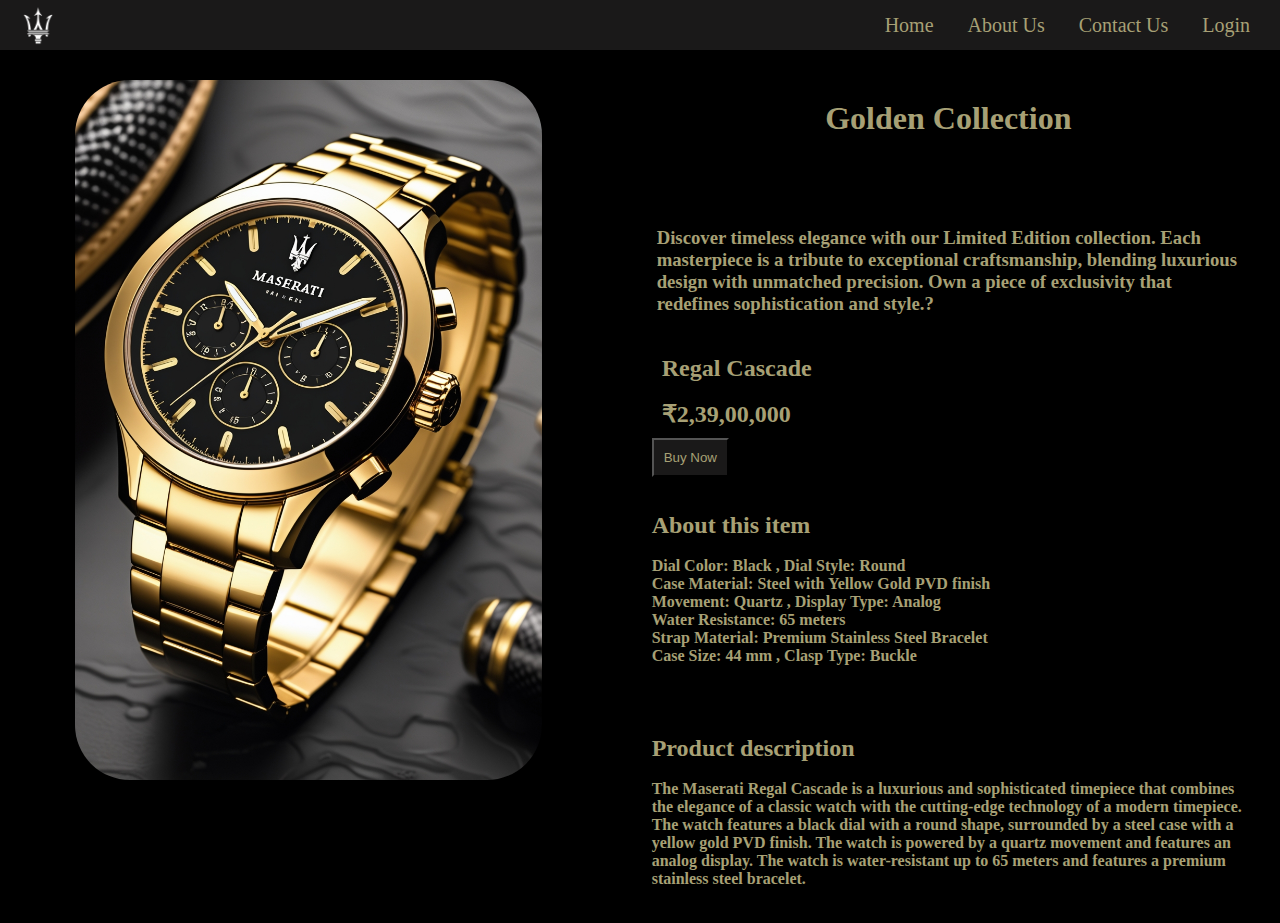
<file: 10image.html>
<!DOCTYPE html>
<html lang="en">

<head>
    <meta charset="UTF-8">
    <meta name="viewport" content="width=device-width, initial-scale=1.0">
    <title>Maserati Watches</title>
    <style>
        * {
            margin: 0;
            padding: 0;
            text-decoration: none;
        }

        body {
            background-color: #000000;
            padding: 0;
            margin: 0;
        }

        nav {
            background-color: #1a1919;
            height: 50px;
            display: flex;
            align-items: center;
            justify-content: space-between;




        }

        nav a:hover {
            background-color: rgb(167, 160, 117);
            color: aliceblue;
        }

        li {
            list-style: none;
            /* display: inline-block; */





        }

        nav img {
            padding: 10px;

        }

        li a {
            margin-right: 30px;
            text-align: right;
            color: rgb(167, 160, 117);
            font-size: 20px;

        }

        .body {
            padding: 0;
            margin: 0;
            display: flex;
            justify-content: space-between;
        }

        h1 {
            text-align: center;
            padding: 50px;
            color: rgb(167, 160, 117);
            background-color: #000000;

        }

        h3 {
            color: rgb(167, 160, 117);
            text-align: left;
            padding: 20px;
            margin: 20px;
            font-weight: 800;

        }

        main .image {
            padding-top: 30px;
            margin: 0;
            padding-bottom: 0;
            padding-left: 75px;
            padding-right: 75px;


        }

        .btn {
            padding: 10px;
            background-color: #1a1919;
            color: rgb(167, 160, 117);
            margin-left: 35px;
            margin-top: 10px;



        }

        .price {
            padding: 0;
            color: rgb(167, 160, 117);
            font-weight: 800;
            padding-left: 45px;
        }

        .about {

            color: rgb(167, 160, 117);
            padding: 35px;


        }
    </style>
</head>

<body>

    <nav>
        <img src="orignal_logo.png" alt="" height="45px">
        <ul>
            <li>
                <a href="index.html">Home</a>
                <a href="About.html">About Us</a>
                <a href="Contact.html">Contact Us</a>
                <a href="login.html">Login</a>
            </li>
        </ul>
    </nav>

    <main>



        <div class="body">





            <div class="image">

                <img src="12.jpg" height="700px" alt="" style="border-radius: 55px;">

            </div>
            <div class="text">

                <h1>Golden Collection</h1>
                <h3>Discover timeless elegance with our Limited Edition collection. Each masterpiece is a tribute to
                    exceptional craftsmanship, blending luxurious design with unmatched precision. Own a piece of
                    exclusivity that redefines sophistication and style.?</h3>





                <div>
                    <h2 calss="watchname" style="color:rgb(167, 160, 117); margin-left: 45px;">Regal Cascade</h2> <br>
                    <h2 class="price">
                        ₹2,39,00,000



                    </h2>

                </div>



                <div class="button">
                    <button class="btn">
                        Buy Now
                    </button>

                </div>


                <div class="about">
                    <ul>
                        <li>

                            <h2>About this item</h2> <br>
                            <h4>Dial Color: Black , Dial Style: Round</h4>
                            <h4>Case Material: Steel with Yellow Gold PVD finish</h4>
                            <h4>Movement: Quartz , Display Type: Analog</h4>
                            <h4>Water Resistance: 65 meters</h4>
                            <h4>Strap Material: Premium Stainless Steel Bracelet</h4>
                            <h4>Case Size: 44 mm , Clasp Type: Buckle</h4>

                        </li>
                    </ul>
                </div>


                <div class="about">
                    <ul>
                        <li>

                            <h2>Product description</h2> <br>
                            <h4>
                                The Maserati Regal Cascade is a luxurious and sophisticated timepiece that combines
                                the elegance of a classic watch with the cutting-edge technology of a modern timepiece.
                                The watch features a black dial with a round shape, surrounded by a steel case with a yellow
                                gold PVD finish. The watch is powered by a quartz movement and features an analog display.
                                The watch is water-resistant up to 65 meters and features a premium stainless steel bracelet.
                            </h4>

                        </li>
                    </ul>
                </div>













            </div>





        </div>











    </main>
</body>

</html>
</file>
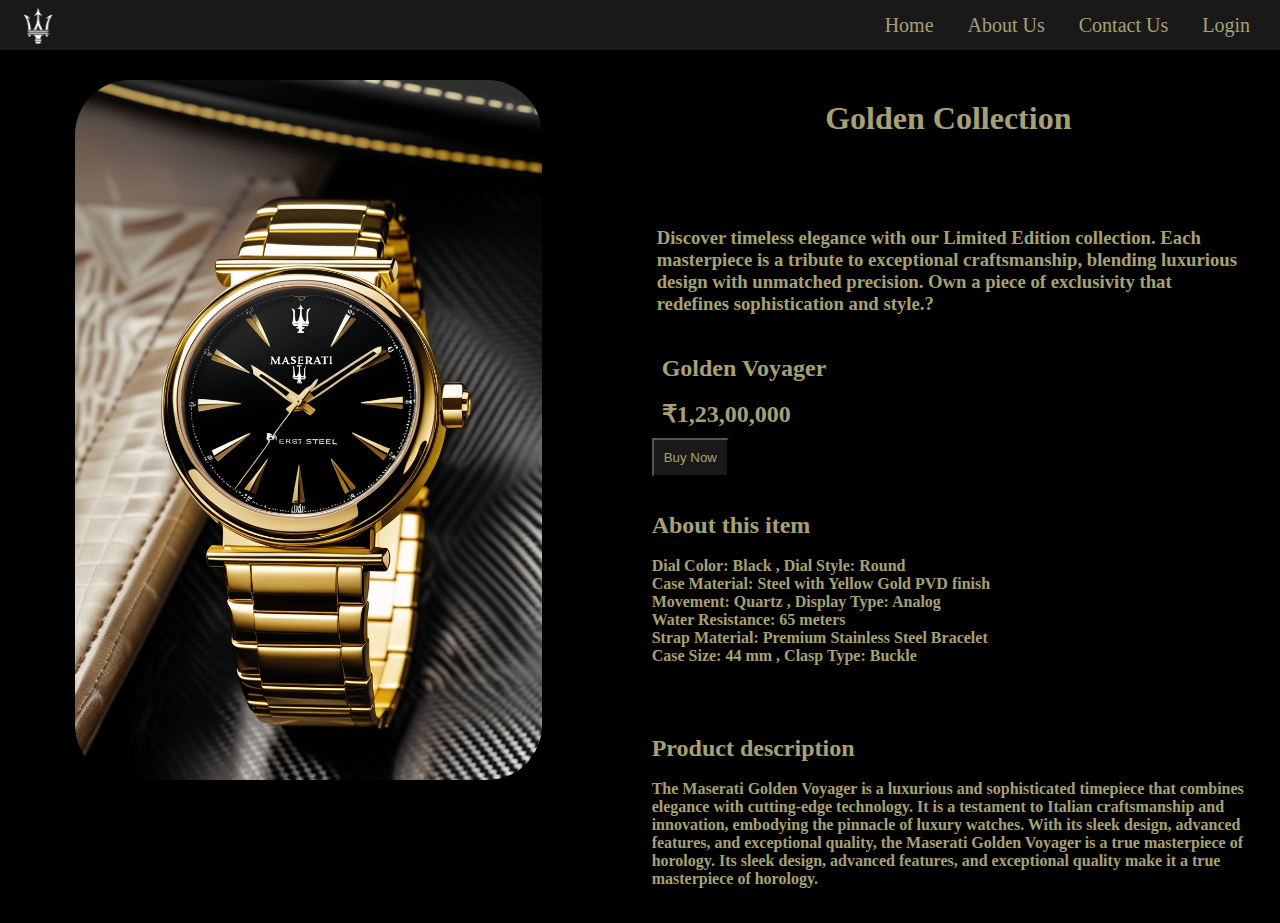
<file: 11image.html>
<!DOCTYPE html>
<html lang="en">

<head>
    <meta charset="UTF-8">
    <meta name="viewport" content="width=device-width, initial-scale=1.0">
    <title>Maserati Watches</title>
    <style>
        * {
            margin: 0;
            padding: 0;
            text-decoration: none;
        }

        body {
            background-color: #000000;
            padding: 0;
            margin: 0;
        }

        nav {
            background-color: #1a1919;
            height: 50px;
            display: flex;
            align-items: center;
            justify-content: space-between;




        }

        nav a:hover {
            background-color: rgb(167, 160, 117);
            color: aliceblue;
        }

        li {
            list-style: none;
            /* display: inline-block; */





        }

        nav img {
            padding: 10px;

        }

        li a {
            margin-right: 30px;
            text-align: right;
            color: rgb(167, 160, 117);
            font-size: 20px;

        }

        .body {
            padding: 0;
            margin: 0;
            display: flex;
            justify-content: space-between;
        }

        h1 {
            text-align: center;
            padding: 50px;
            color: rgb(167, 160, 117);
            background-color: #000000;

        }

        h3 {
            color: rgb(167, 160, 117);
            text-align: left;
            padding: 20px;
            margin: 20px;
            font-weight: 800;

        }

        main .image {
            padding-top: 30px;
            margin: 0;
            padding-bottom: 0;
            padding-left: 75px;
            padding-right: 75px;


        }

        .btn {
            padding: 10px;
            background-color: #1a1919;
            color: rgb(167, 160, 117);
            margin-left: 35px;
            margin-top: 10px;



        }

        .price {
            padding: 0;
            color: rgb(167, 160, 117);
            font-weight: 800;
            padding-left: 45px;
        }

        .about {

            color: rgb(167, 160, 117);
            padding: 35px;


        }
    </style>
</head>

<body>

    <nav>
        <img src="orignal_logo.png" alt="" height="45px">
        <ul>
            <li>
                <a href="index.html">Home</a>
                <a href="About.html">About Us</a>
                <a href="Contact.html">Contact Us</a>
                <a href="login.html">Login</a>
            </li>
        </ul>
    </nav>

    <main>



        <div class="body">





            <div class="image">

                <img src="13.jpg" height="700px" alt="" style="border-radius: 55px;">

            </div>
            <div class="text">

                <h1>Golden Collection</h1>
                <h3>Discover timeless elegance with our Limited Edition collection. Each masterpiece is a tribute to
                    exceptional craftsmanship, blending luxurious design with unmatched precision. Own a piece of
                    exclusivity that redefines sophistication and style.?</h3>





                <div>
                    <h2 calss="watchname" style="color:rgb(167, 160, 117); margin-left: 45px;">Golden Voyager</h2> <br>
                    <h2 class="price">
                        ₹1,23,00,000



                    </h2>

                </div>



                <div class="button">
                    <button class="btn">
                        Buy Now
                    </button>

                </div>


                <div class="about">
                    <ul>
                        <li>

                            <h2>About this item</h2> <br>
                            <h4>Dial Color: Black , Dial Style: Round</h4>
                            <h4>Case Material: Steel with Yellow Gold PVD finish</h4>
                            <h4>Movement: Quartz , Display Type: Analog</h4>
                            <h4>Water Resistance: 65 meters</h4>
                            <h4>Strap Material: Premium Stainless Steel Bracelet</h4>
                            <h4>Case Size: 44 mm , Clasp Type: Buckle</h4>

                        </li>
                    </ul>
                </div>


                <div class="about">
                    <ul>
                        <li>

                            <h2>Product description</h2> <br>
                            <h4>
                                The Maserati Golden Voyager is a luxurious and sophisticated timepiece that combines
                                elegance with cutting-edge technology. It is a testament to Italian craftsmanship and
                                innovation, embodying the pinnacle of luxury watches. With its sleek design, advanced
                                features, and exceptional quality, the Maserati Golden Voyager is a true masterpiece of
                                horology. Its sleek design, advanced features, and exceptional quality make it a true
                                masterpiece of horology.
                            </h4>

                        </li>
                    </ul>
                </div>













            </div>





        </div>











    </main>
</body>

</html>
</file>
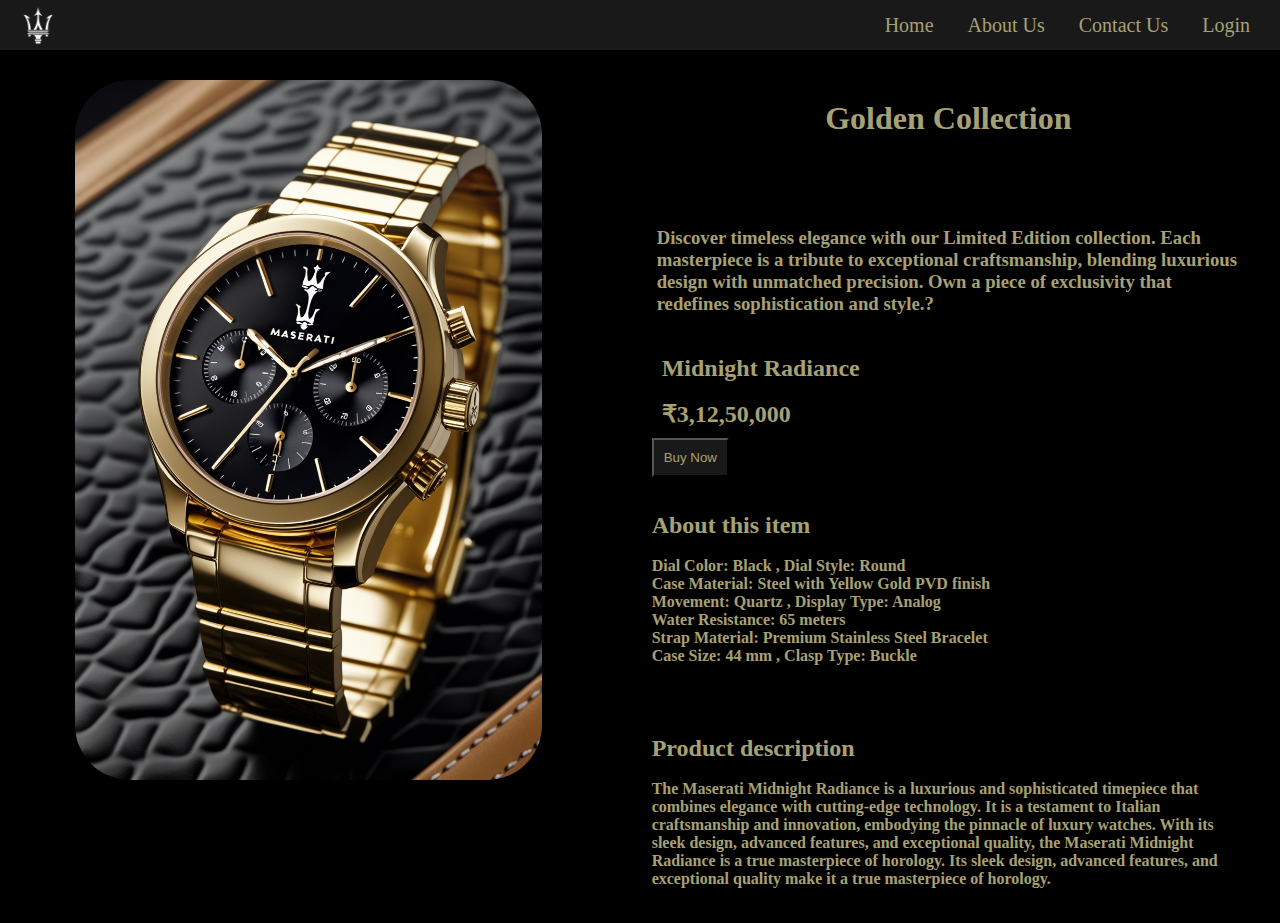
<file: 12image.html>
<!DOCTYPE html>
<html lang="en">

<head>
    <meta charset="UTF-8">
    <meta name="viewport" content="width=device-width, initial-scale=1.0">
    <title>Maserati Watches</title>
    <style>
        * {
            margin: 0;
            padding: 0;
            text-decoration: none;
        }

        body {
            background-color: #000000;
            padding: 0;
            margin: 0;
        }

        nav {
            background-color: #1a1919;
            height: 50px;
            display: flex;
            align-items: center;
            justify-content: space-between;




        }

        nav a:hover {
            background-color: rgb(167, 160, 117);
            color: aliceblue;
        }

        li {
            list-style: none;
            /* display: inline-block; */





        }

        nav img {
            padding: 10px;

        }

        li a {
            margin-right: 30px;
            text-align: right;
            color: rgb(167, 160, 117);
            font-size: 20px;

        }

        .body {
            padding: 0;
            margin: 0;
            display: flex;
            justify-content: space-between;
        }

        h1 {
            text-align: center;
            padding: 50px;
            color: rgb(167, 160, 117);
            background-color: #000000;

        }

        h3 {
            color: rgb(167, 160, 117);
            text-align: left;
            padding: 20px;
            margin: 20px;
            font-weight: 800;

        }

        main .image {
            padding-top: 30px;
            margin: 0;
            padding-bottom: 0;
            padding-left: 75px;
            padding-right: 75px;


        }

        .btn {
            padding: 10px;
            background-color: #1a1919;
            color: rgb(167, 160, 117);
            margin-left: 35px;
            margin-top: 10px;



        }

        .price {
            padding: 0;
            color: rgb(167, 160, 117);
            font-weight: 800;
            padding-left: 45px;
        }

        .about {

            color: rgb(167, 160, 117);
            padding: 35px;


        }
    </style>
</head>

<body>

    <nav>
        <img src="orignal_logo.png" alt="" height="45px">
        <ul>
            <li>
                <a href="index.html">Home</a>
                <a href="About.html">About Us</a>
                <a href="Contact.html">Contact Us</a>
                <a href="login.html">Login</a>
            </li>
        </ul>
    </nav>

    <main>



        <div class="body">





            <div class="image">

                <img src="14.jpg" height="700px" alt="" style="border-radius: 55px;">

            </div>
            <div class="text">

                <h1>Golden Collection</h1>
                <h3>Discover timeless elegance with our Limited Edition collection. Each masterpiece is a tribute to
                    exceptional craftsmanship, blending luxurious design with unmatched precision. Own a piece of
                    exclusivity that redefines sophistication and style.?</h3>





                <div>
                    <h2 calss="watchname" style="color:rgb(167, 160, 117); margin-left: 45px;">Midnight Radiance</h2> <br>
                    <h2 class="price">
                        ₹3,12,50,000



                    </h2>

                </div>



                <div class="button">
                    <button class="btn">
                        Buy Now
                    </button>

                </div>


                <div class="about">
                    <ul>
                        <li>

                            <h2>About this item</h2> <br>
                            <h4>Dial Color: Black , Dial Style: Round</h4>
                            <h4>Case Material: Steel with Yellow Gold PVD finish</h4>
                            <h4>Movement: Quartz , Display Type: Analog</h4>
                            <h4>Water Resistance: 65 meters</h4>
                            <h4>Strap Material: Premium Stainless Steel Bracelet</h4>
                            <h4>Case Size: 44 mm , Clasp Type: Buckle</h4>

                        </li>
                    </ul>
                </div>


                <div class="about">
                    <ul>
                        <li>

                            <h2>Product description</h2> <br>
                            <h4>
                                The Maserati Midnight Radiance is a luxurious and sophisticated timepiece that combines
                                elegance with cutting-edge technology. It is a testament to Italian craftsmanship and
                                innovation, embodying the pinnacle of luxury watches. With its sleek design, advanced
                                features, and exceptional quality, the Maserati Midnight Radiance is a true masterpiece of
                                horology. Its sleek design, advanced features, and exceptional quality make it a true
                                masterpiece of horology.
                            </h4>

                        </li>
                    </ul>
                </div>













            </div>





        </div>











    </main>
</body>

</html>
</file>
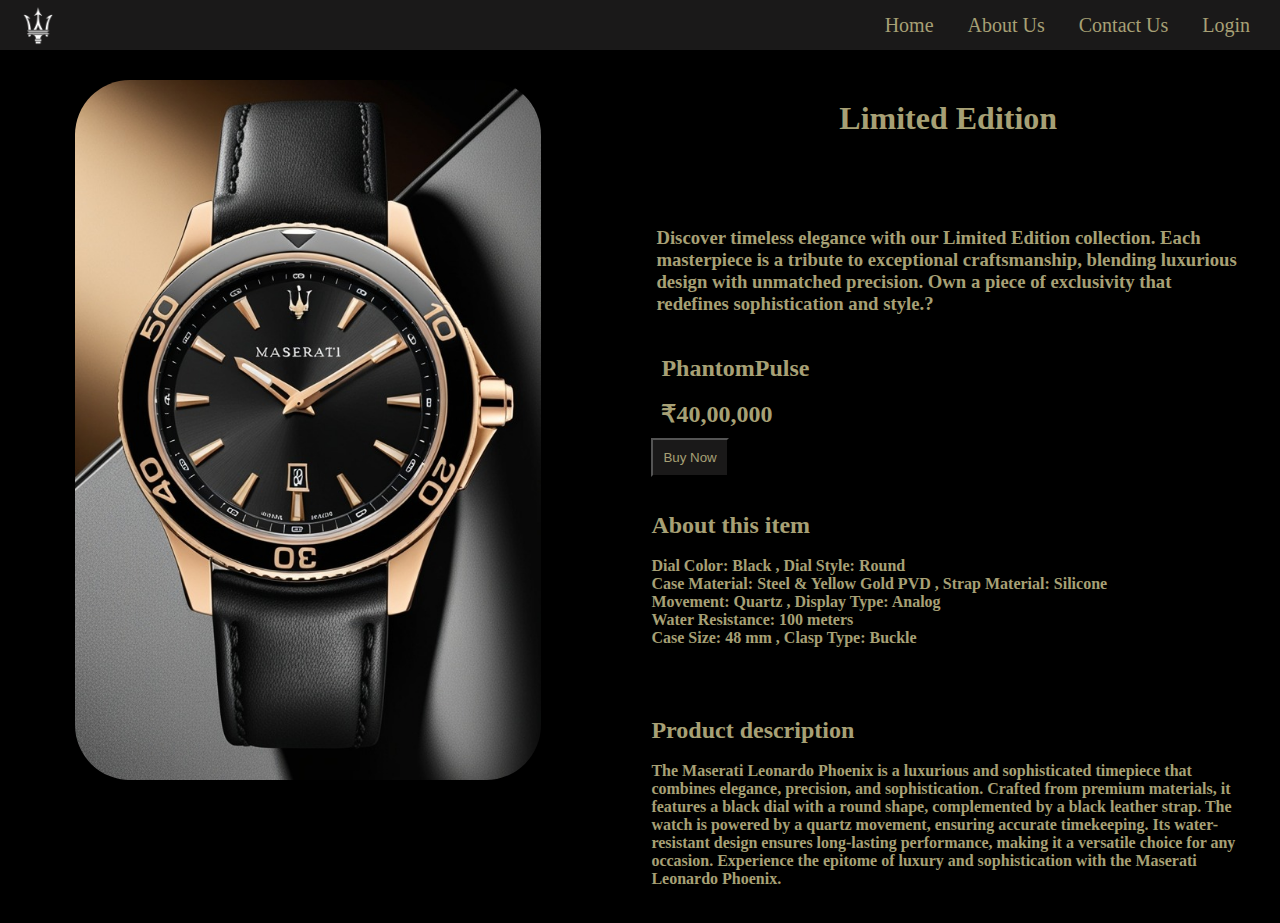
<file: 2image.html>
<!DOCTYPE html>
<html lang="en">

<head>
    <meta charset="UTF-8">
    <meta name="viewport" content="width=device-width, initial-scale=1.0">
    <title>Maserati Watches</title>
    <style>
        * {
            margin: 0;
            padding: 0;
            text-decoration: none;
        }

        body {
            background-color: #000000;
            padding: 0;
            margin: 0;
        }

        nav {
            background-color: #1a1919;
            height: 50px;
            display: flex;
            align-items: center;
            justify-content: space-between;




        }

        nav a:hover {
            background-color: rgb(167, 160, 117);
            color: aliceblue;
        }

        li {
            list-style: none;
            /* display: inline-block; */





        }

        nav img {
            padding: 10px;

        }

        li a {
            margin-right: 30px;
            text-align: right;
            color: rgb(167, 160, 117);
            font-size: 20px;

        }

        .body {
            padding: 0;
            margin: 0;
            display: flex;
            justify-content: space-between;
        }

        h1 {
            text-align: center;
            padding: 50px;
            color: rgb(167, 160, 117);
            background-color: #000000;

        }

        h3 {
            color: rgb(167, 160, 117);
            text-align: left;
            padding: 20px;
            margin: 20px;
            font-weight: 800;

        }

        main .image {
            padding-top: 30px;
            margin: 0;
            padding-bottom: 0;
            padding-left: 75px;
            padding-right: 75px;


        }

        .btn {
            padding: 10px;
            background-color: #1a1919;
            color: rgb(167, 160, 117);
            margin-left: 35px;
            margin-top: 10px;



        }

        .price {
            padding: 0;
            color: rgb(167, 160, 117);
            font-weight: 800;
            padding-left: 45px;
        }

        .about {

            color: rgb(167, 160, 117);
            padding: 35px;


        }
    </style>
</head>

<body>

    <nav>
        <img src="orignal_logo.png" alt="" height="45px">
        <ul>
            <li>
                <a href="index.html">Home</a>
                <a href="About.html">About Us</a>
                <a href="Contact.html">Contact Us</a>
                <a href="login.html">Login</a>
            </li>
        </ul>
    </nav>

    <main>



        <div class="body">





            <div class="image">

                <img src="cropped-Leonardo_Phoenix_A_luxurious_and_sophisticated_image_featuring_2.jpg" height="700px"
                    alt="" style="border-radius: 55px;">

            </div>
            <div class="text">

                <h1>Limited Edition</h1>
                <h3>Discover timeless elegance with our Limited Edition collection. Each masterpiece is a tribute to
                    exceptional craftsmanship, blending luxurious design with unmatched precision. Own a piece of
                    exclusivity that redefines sophistication and style.?</h3>





                <div>
                    <h2 calss="watchname" style="color:rgb(167, 160, 117); margin-left: 45px;">PhantomPulse</h2> <br>
                    <h2 class="price">
                        ₹40,00,000



                    </h2>

                </div>



                <div class="button">
                    <button class="btn">
                        Buy Now
                    </button>

                </div>


                <div class="about">
                    <ul>
                        <li>

                            <h2>About this item</h2> <br>
                            <h4>Dial Color: Black , Dial Style: Round</h4>
                            <h4>Case Material: Steel & Yellow Gold PVD , Strap Material: Silicone</h4>
                            <h4>Movement: Quartz , Display Type: Analog</h4>
                            <h4>Water Resistance: 100 meters</h4>
                            <h4>Case Size: 48 mm , Clasp Type: Buckle</h4>

                        </li>
                    </ul>
                </div>


                <div class="about">
                    <ul>
                        <li>

                            <h2>Product description</h2> <br>
                            <h4>The Maserati Leonardo Phoenix is a luxurious and sophisticated timepiece that combines
                                elegance, precision, and sophistication. Crafted from premium materials, it features a
                                black dial with a round shape, complemented by a black leather strap. The watch is powered
                                by a quartz movement, ensuring accurate timekeeping. Its water-resistant design ensures
                                long-lasting performance, making it a versatile choice for any occasion. Experience the
                                epitome of luxury and sophistication with the Maserati Leonardo Phoenix.</h4>

                        </li>
                    </ul>
                </div>













            </div>





        </div>











    </main>
</body>

</html>
</file>
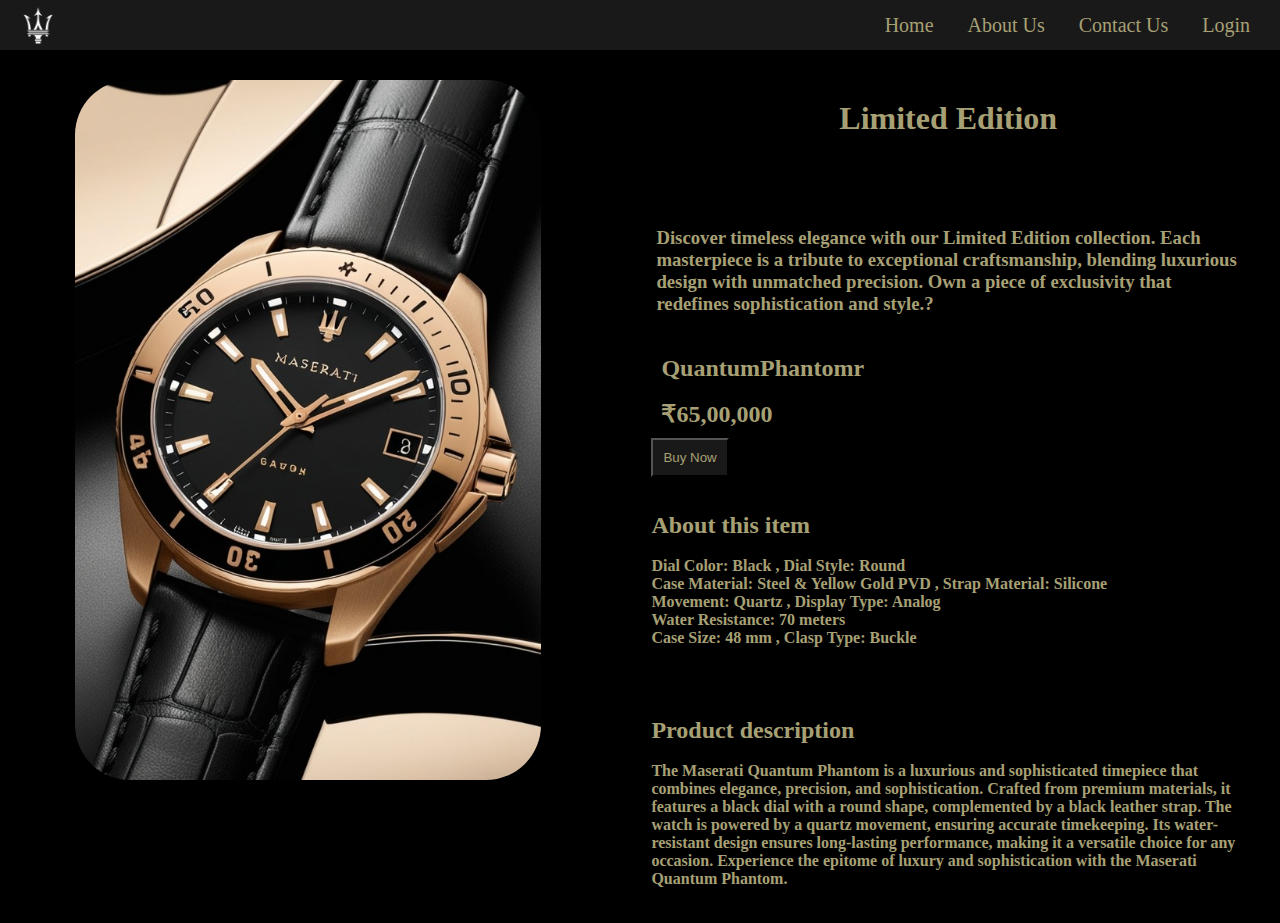
<file: 3image.html>
<!DOCTYPE html>
<html lang="en">

<head>
    <meta charset="UTF-8">
    <meta name="viewport" content="width=device-width, initial-scale=1.0">
    <title>Maserati Watches</title>
    <style>
        * {
            margin: 0;
            padding: 0;
            text-decoration: none;
        }

        body {
            background-color: #000000;
            padding: 0;
            margin: 0;
        }

        nav {
            background-color: #1a1919;
            height: 50px;
            display: flex;
            align-items: center;
            justify-content: space-between;




        }

        nav a:hover {
            background-color: rgb(167, 160, 117);
            color: aliceblue;
        }

        li {
            list-style: none;
            /* display: inline-block; */





        }

        nav img {
            padding: 10px;

        }

        li a {
            margin-right: 30px;
            text-align: right;
            color: rgb(167, 160, 117);
            font-size: 20px;

        }

        .body {
            padding: 0;
            margin: 0;
            display: flex;
            justify-content: space-between;
        }

        h1 {
            text-align: center;
            padding: 50px;
            color: rgb(167, 160, 117);
            background-color: #000000;

        }

        h3 {
            color: rgb(167, 160, 117);
            text-align: left;
            padding: 20px;
            margin: 20px;
            font-weight: 800;

        }

        main .image {
            padding-top: 30px;
            margin: 0;
            padding-bottom: 0;
            padding-left: 75px;
            padding-right: 75px;


        }

        .btn {
            padding: 10px;
            background-color: #1a1919;
            color: rgb(167, 160, 117);
            margin-left: 35px;
            margin-top: 10px;



        }

        .price {
            padding: 0;
            color: rgb(167, 160, 117);
            font-weight: 800;
            padding-left: 45px;
        }

        .about {

            color: rgb(167, 160, 117);
            padding: 35px;


        }
    </style>
</head>

<body>

    <nav>
        <img src="orignal_logo.png" alt="" height="45px">
        <ul>
            <li>
                <a href="index.html">Home</a>
                <a href="About.html">About Us</a>
                <a href="Contact.html">Contact Us</a>
                <a href="login.html">Login</a>
            </li>
        </ul>
    </nav>

    <main>



        <div class="body">





            <div class="image">

                <img src="cropped-Leonardo_Phoenix_A_luxurious_and_sophisticated_image_featuring_3.jpg" height="700px"
                    alt="" style="border-radius: 55px;">

            </div>
            <div class="text">

                <h1>Limited Edition</h1>
                <h3>Discover timeless elegance with our Limited Edition collection. Each masterpiece is a tribute to
                    exceptional craftsmanship, blending luxurious design with unmatched precision. Own a piece of
                    exclusivity that redefines sophistication and style.?</h3>





                <div>
                    <h2 calss="watchname" style="color:rgb(167, 160, 117); margin-left: 45px;">QuantumPhantomr</h2> <br>
                    <h2 class="price">
                        ₹65,00,000



                    </h2>

                </div>



                <div class="button">
                    <button class="btn">
                        Buy Now
                    </button>

                </div>


                <div class="about">
                    <ul>
                        <li>

                            <h2>About this item</h2> <br>
                            <h4>Dial Color: Black , Dial Style: Round</h4>
                            <h4>Case Material: Steel & Yellow Gold PVD , Strap Material: Silicone</h4>
                            <h4>Movement: Quartz , Display Type: Analog</h4>
                            <h4>Water Resistance: 70 meters</h4>
                            <h4>Case Size: 48 mm , Clasp Type: Buckle</h4>

                        </li>
                    </ul>
                </div>


                <div class="about">
                    <ul>
                        <li>

                            <h2>Product description</h2> <br>
                            <h4>
                                The Maserati Quantum Phantom is a luxurious and sophisticated timepiece that combines
                                elegance, precision, and sophistication. Crafted from premium materials, it features a
                                black dial with a round shape, complemented by a black leather strap. The watch is powered
                                by a quartz movement, ensuring accurate timekeeping. Its water-resistant design ensures
                                long-lasting performance, making it a versatile choice for any occasion. Experience the
                                epitome of luxury and sophistication with the Maserati Quantum Phantom.
                            </h4>

                        </li>
                    </ul>
                </div>













            </div>





        </div>











    </main>
</body>

</html>
</file>
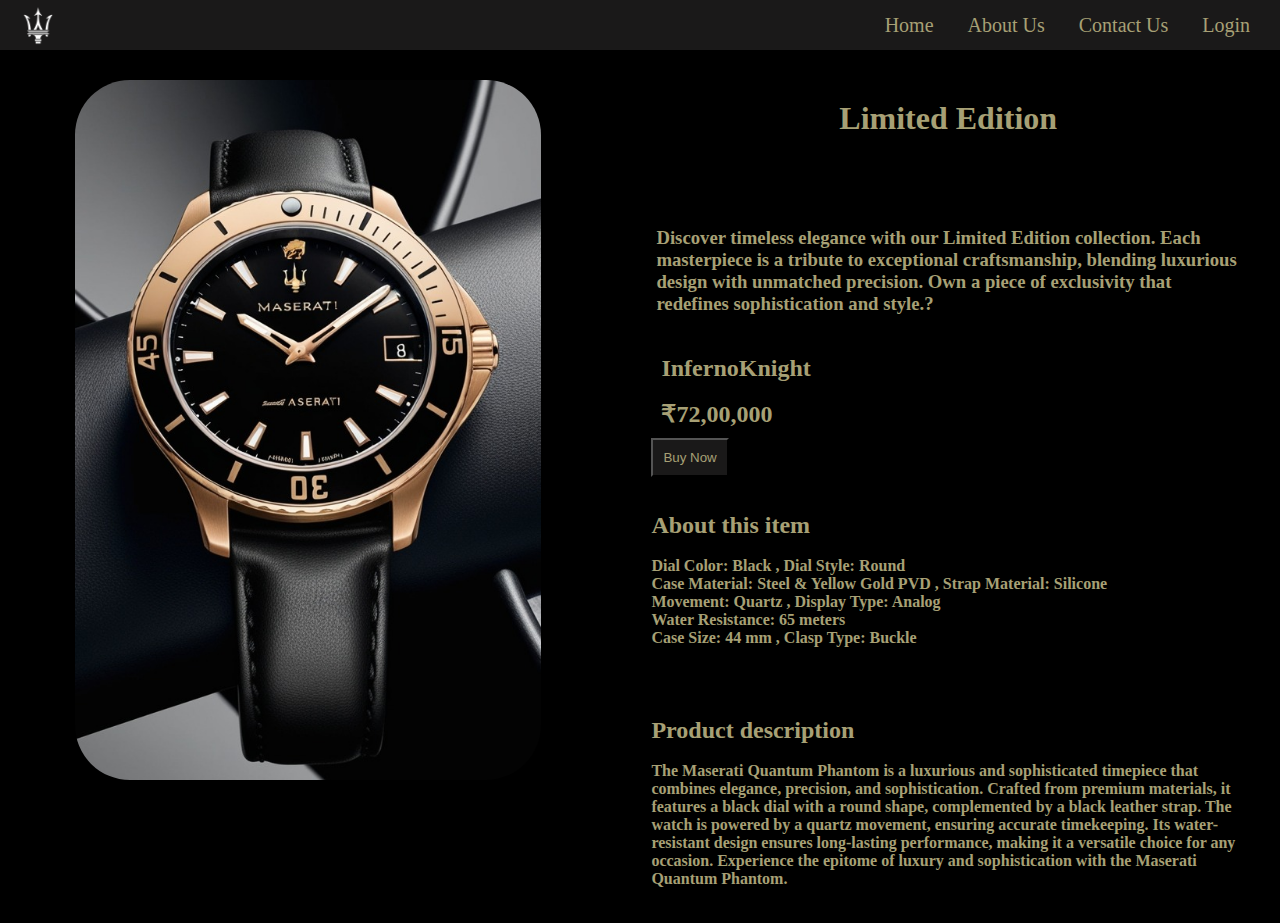
<file: 4image.html>
<!DOCTYPE html>
<html lang="en">

<head>
    <meta charset="UTF-8">
    <meta name="viewport" content="width=device-width, initial-scale=1.0">
    <title>Maserati Watches</title>
    <style>
        * {
            margin: 0;
            padding: 0;
            text-decoration: none;
        }

        body {
            background-color: #000000;
            padding: 0;
            margin: 0;
        }

        nav {
            background-color: #1a1919;
            height: 50px;
            display: flex;
            align-items: center;
            justify-content: space-between;




        }

        nav a:hover {
            background-color: rgb(167, 160, 117);
            color: aliceblue;
        }

        li {
            list-style: none;
            /* display: inline-block; */





        }

        nav img {
            padding: 10px;

        }

        li a {
            margin-right: 30px;
            text-align: right;
            color: rgb(167, 160, 117);
            font-size: 20px;

        }

        .body {
            padding: 0;
            margin: 0;
            display: flex;
            justify-content: space-between;
        }

        h1 {
            text-align: center;
            padding: 50px;
            color: rgb(167, 160, 117);
            background-color: #000000;

        }

        h3 {
            color: rgb(167, 160, 117);
            text-align: left;
            padding: 20px;
            margin: 20px;
            font-weight: 800;

        }

        main .image {
            padding-top: 30px;
            margin: 0;
            padding-bottom: 0;
            padding-left: 75px;
            padding-right: 75px;


        }

        .btn {
            padding: 10px;
            background-color: #1a1919;
            color: rgb(167, 160, 117);
            margin-left: 35px;
            margin-top: 10px;



        }

        .price {
            padding: 0;
            color: rgb(167, 160, 117);
            font-weight: 800;
            padding-left: 45px;
        }

        .about {

            color: rgb(167, 160, 117);
            padding: 35px;


        }
    </style>
</head>

<body>

    <nav>
        <img src="orignal_logo.png" alt="" height="45px">
        <ul>
            <li>
                <a href="index.html">Home</a>
                <a href="About.html">About Us</a>
                <a href="Contact.html">Contact Us</a>
                <a href="login.html">Login</a>
            </li>
        </ul>
    </nav>

    <main>



        <div class="body">





            <div class="image">

                <img src="cropped-watch_ankit.jpg" height="700px"
                    alt="" style="border-radius: 55px;">

            </div>
            <div class="text">

                <h1>Limited Edition</h1>
                <h3>Discover timeless elegance with our Limited Edition collection. Each masterpiece is a tribute to
                    exceptional craftsmanship, blending luxurious design with unmatched precision. Own a piece of
                    exclusivity that redefines sophistication and style.?</h3>





                <div>
                    <h2 calss="watchname" style="color:rgb(167, 160, 117); margin-left: 45px;">InfernoKnight</h2> <br>
                    <h2 class="price">
                        ₹72,00,000



                    </h2>

                </div>



                <div class="button">
                    <button class="btn">
                        Buy Now
                    </button>

                </div>


                <div class="about">
                    <ul>
                        <li>

                            <h2>About this item</h2> <br>
                            <h4>Dial Color: Black , Dial Style: Round</h4>
                            <h4>Case Material: Steel & Yellow Gold PVD , Strap Material: Silicone</h4>
                            <h4>Movement: Quartz , Display Type: Analog</h4>
                            <h4>Water Resistance: 65 meters</h4>
                            <h4>Case Size: 44 mm , Clasp Type: Buckle</h4>

                        </li>
                    </ul>
                </div>


                <div class="about">
                    <ul>
                        <li>

                            <h2>Product description</h2> <br>
                            <h4>
                                The Maserati Quantum Phantom is a luxurious and sophisticated timepiece that combines
                                elegance, precision, and sophistication. Crafted from premium materials, it features a
                                black dial with a round shape, complemented by a black leather strap. The watch is powered
                                by a quartz movement, ensuring accurate timekeeping. Its water-resistant design ensures
                                long-lasting performance, making it a versatile choice for any occasion. Experience the
                                epitome of luxury and sophistication with the Maserati Quantum Phantom.
                            </h4>

                        </li>
                    </ul>
                </div>













            </div>





        </div>











    </main>
</body>

</html>
</file>
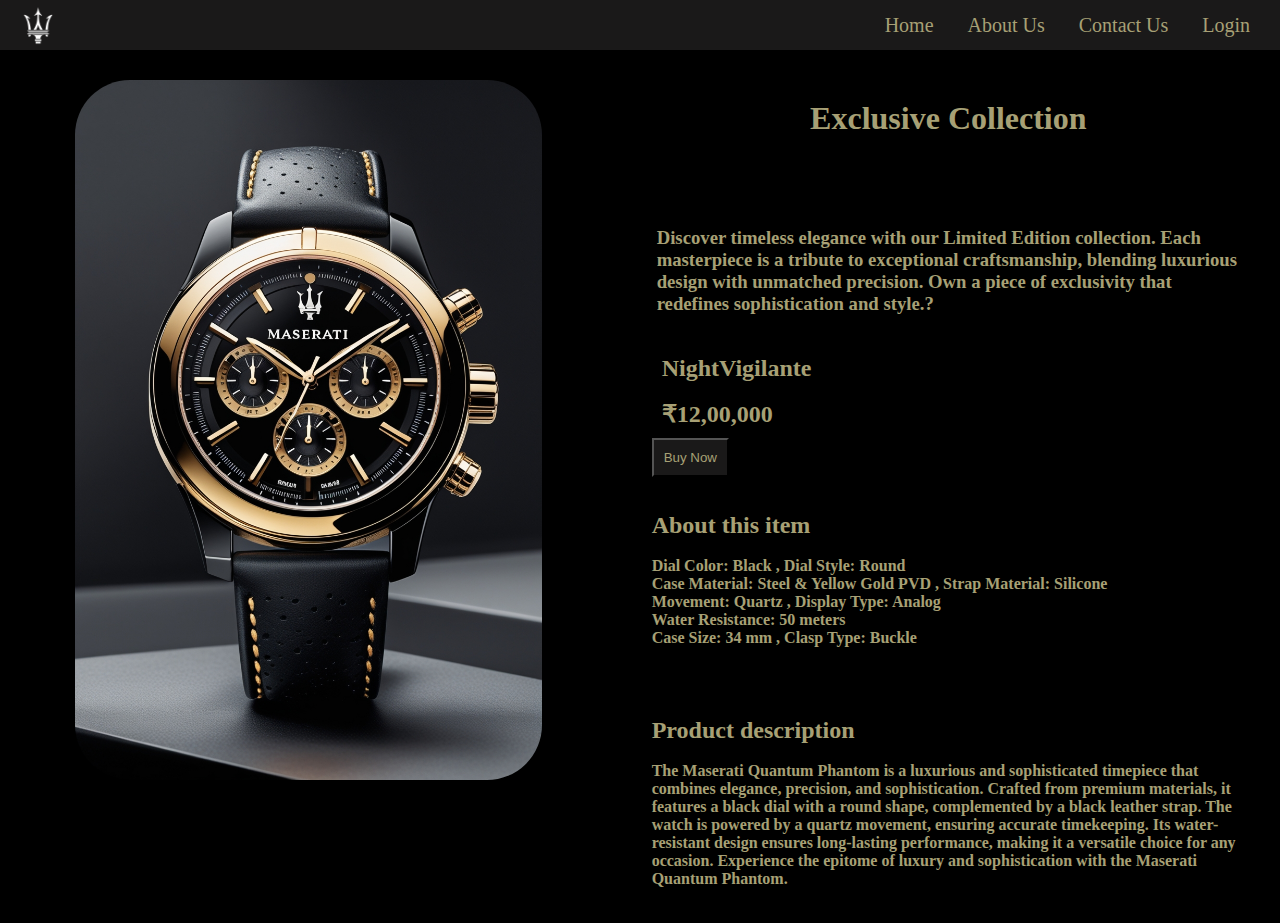
<file: 5image.html>
<!DOCTYPE html>
<html lang="en">

<head>
    <meta charset="UTF-8">
    <meta name="viewport" content="width=device-width, initial-scale=1.0">
    <title>Maserati Watches</title>
    <style>
        * {
            margin: 0;
            padding: 0;
            text-decoration: none;
        }

        body {
            background-color: #000000;
            padding: 0;
            margin: 0;
        }

        nav {
            background-color: #1a1919;
            height: 50px;
            display: flex;
            align-items: center;
            justify-content: space-between;




        }

        nav a:hover {
            background-color: rgb(167, 160, 117);
            color: aliceblue;
        }

        li {
            list-style: none;
            /* display: inline-block; */





        }

        nav img {
            padding: 10px;

        }

        li a {
            margin-right: 30px;
            text-align: right;
            color: rgb(167, 160, 117);
            font-size: 20px;

        }

        .body {
            padding: 0;
            margin: 0;
            display: flex;
            justify-content: space-between;
        }

        h1 {
            text-align: center;
            padding: 50px;
            color: rgb(167, 160, 117);
            background-color: #000000;

        }

        h3 {
            color: rgb(167, 160, 117);
            text-align: left;
            padding: 20px;
            margin: 20px;
            font-weight: 800;

        }

        main .image {
            padding-top: 30px;
            margin: 0;
            padding-bottom: 0;
            padding-left: 75px;
            padding-right: 75px;


        }

        .btn {
            padding: 10px;
            background-color: #1a1919;
            color: rgb(167, 160, 117);
            margin-left: 35px;
            margin-top: 10px;



        }

        .price {
            padding: 0;
            color: rgb(167, 160, 117);
            font-weight: 800;
            padding-left: 45px;
        }

        .about {

            color: rgb(167, 160, 117);
            padding: 35px;


        }
    </style>
</head>

<body>

    <nav>
        <img src="orignal_logo.png" alt="" height="45px">
        <ul>
            <li>
                <a href="index.html">Home</a>
                <a href="About.html">About Us</a>
                <a href="Contact.html">Contact Us</a>
                <a href="login.html">Login</a>
            </li>
        </ul>
    </nav>

    <main>



        <div class="body">





            <div class="image">

                <img src="4.jpg" height="700px"
                    alt="" style="border-radius: 55px;">

            </div>
            <div class="text">

                <h1>Exclusive Collection</h1>
                <h3>Discover timeless elegance with our Limited Edition collection. Each masterpiece is a tribute to
                    exceptional craftsmanship, blending luxurious design with unmatched precision. Own a piece of
                    exclusivity that redefines sophistication and style.?</h3>





                <div>
                    <h2 calss="watchname" style="color:rgb(167, 160, 117); margin-left: 45px;">NightVigilante</h2> <br>
                    <h2 class="price">
                        ₹12,00,000



                    </h2>

                </div>



                <div class="button">
                    <button class="btn">
                        Buy Now
                    </button>

                </div>


                <div class="about">
                    <ul>
                        <li>

                            <h2>About this item</h2> <br>
                            <h4>Dial Color: Black , Dial Style: Round</h4>
                            <h4>Case Material: Steel & Yellow Gold PVD , Strap Material: Silicone</h4>
                            <h4>Movement: Quartz , Display Type: Analog</h4>
                            <h4>Water Resistance: 50 meters</h4>
                            <h4>Case Size: 34 mm , Clasp Type: Buckle</h4>

                        </li>
                    </ul>
                </div>


                <div class="about">
                    <ul>
                        <li>

                            <h2>Product description</h2> <br>
                            <h4>
                                The Maserati Quantum Phantom is a luxurious and sophisticated timepiece that combines
                                elegance, precision, and sophistication. Crafted from premium materials, it features a
                                black dial with a round shape, complemented by a black leather strap. The watch is powered
                                by a quartz movement, ensuring accurate timekeeping. Its water-resistant design ensures
                                long-lasting performance, making it a versatile choice for any occasion. Experience the
                                epitome of luxury and sophistication with the Maserati Quantum Phantom.
                            </h4>

                        </li>
                    </ul>
                </div>













            </div>





        </div>











    </main>
</body>

</html>
</file>
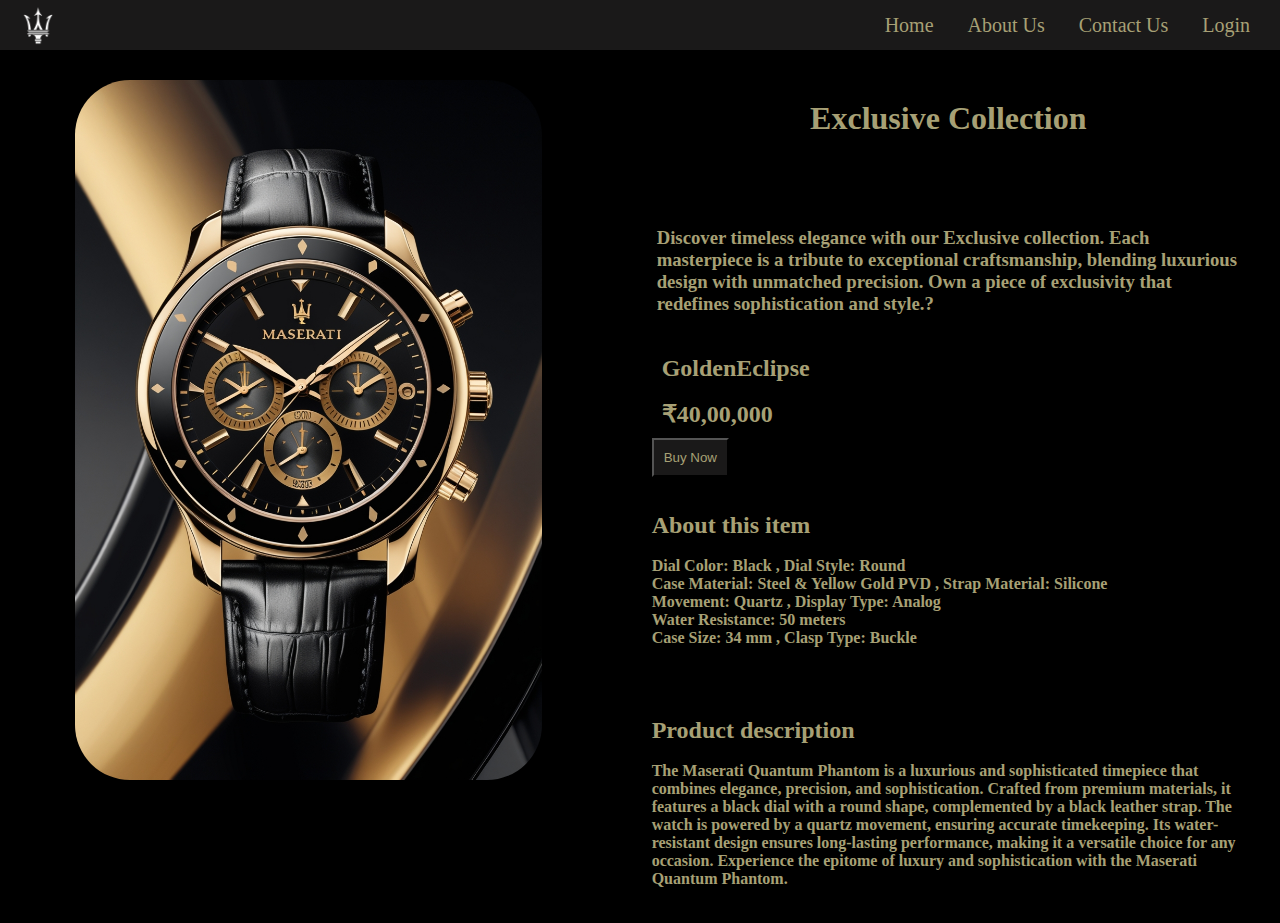
<file: 6image.html>
<!DOCTYPE html>
<html lang="en">

<head>
    <meta charset="UTF-8">
    <meta name="viewport" content="width=device-width, initial-scale=1.0">
    <title>Maserati Watches</title>
    <style>
        * {
            margin: 0;
            padding: 0;
            text-decoration: none;
        }

        body {
            background-color: #000000;
            padding: 0;
            margin: 0;
        }

        nav {
            background-color: #1a1919;
            height: 50px;
            display: flex;
            align-items: center;
            justify-content: space-between;




        }

        nav a:hover {
            background-color: rgb(167, 160, 117);
            color: aliceblue;
        }

        li {
            list-style: none;
            /* display: inline-block; */





        }

        nav img {
            padding: 10px;

        }

        li a {
            margin-right: 30px;
            text-align: right;
            color: rgb(167, 160, 117);
            font-size: 20px;

        }

        .body {
            padding: 0;
            margin: 0;
            display: flex;
            justify-content: space-between;
        }

        h1 {
            text-align: center;
            padding: 50px;
            color: rgb(167, 160, 117);
            background-color: #000000;

        }

        h3 {
            color: rgb(167, 160, 117);
            text-align: left;
            padding: 20px;
            margin: 20px;
            font-weight: 800;

        }

        main .image {
            padding-top: 30px;
            margin: 0;
            padding-bottom: 0;
            padding-left: 75px;
            padding-right: 75px;


        }

        .btn {
            padding: 10px;
            background-color: #1a1919;
            color: rgb(167, 160, 117);
            margin-left: 35px;
            margin-top: 10px;



        }

        .price {
            padding: 0;
            color: rgb(167, 160, 117);
            font-weight: 800;
            padding-left: 45px;
        }

        .about {

            color: rgb(167, 160, 117);
            padding: 35px;


        }
    </style>
</head>

<body>

    <nav>
        <img src="orignal_logo.png" alt="" height="45px">
        <ul>
            <li>
                <a href="index.html">Home</a>
                <a href="About.html">About Us</a>
                <a href="Contact.html">Contact Us</a>
                <a href="login.html">Login</a>
            </li>
        </ul>
    </nav>

    <main>



        <div class="body">





            <div class="image">

                <img src="5.jpg" height="700px"
                    alt="" style="border-radius: 55px;">

            </div>
            <div class="text">

                <h1>Exclusive Collection</h1>
                <h3>Discover timeless elegance with our Exclusive collection. Each masterpiece is a tribute to
                    exceptional craftsmanship, blending luxurious design with unmatched precision. Own a piece of
                    exclusivity that redefines sophistication and style.?</h3>





                <div>
                    <h2 calss="watchname" style="color:rgb(167, 160, 117); margin-left: 45px;">GoldenEclipse</h2> <br>
                    <h2 class="price">
                        ₹40,00,000



                    </h2>

                </div>



                <div class="button">
                    <button class="btn">
                        Buy Now
                    </button>

                </div>


                <div class="about">
                    <ul>
                        <li>

                            <h2>About this item</h2> <br>
                            <h4>Dial Color: Black , Dial Style: Round</h4>
                            <h4>Case Material: Steel & Yellow Gold PVD , Strap Material: Silicone</h4>
                            <h4>Movement: Quartz , Display Type: Analog</h4>
                            <h4>Water Resistance: 50 meters</h4>
                            <h4>Case Size: 34 mm , Clasp Type: Buckle</h4>

                        </li>
                    </ul>
                </div>


                <div class="about">
                    <ul>
                        <li>

                            <h2>Product description</h2> <br>
                            <h4>
                                The Maserati Quantum Phantom is a luxurious and sophisticated timepiece that combines
                                elegance, precision, and sophistication. Crafted from premium materials, it features a
                                black dial with a round shape, complemented by a black leather strap. The watch is powered
                                by a quartz movement, ensuring accurate timekeeping. Its water-resistant design ensures
                                long-lasting performance, making it a versatile choice for any occasion. Experience the
                                epitome of luxury and sophistication with the Maserati Quantum Phantom.
                            </h4>

                        </li>
                    </ul>
                </div>













            </div>





        </div>











    </main>
</body>

</html>
</file>
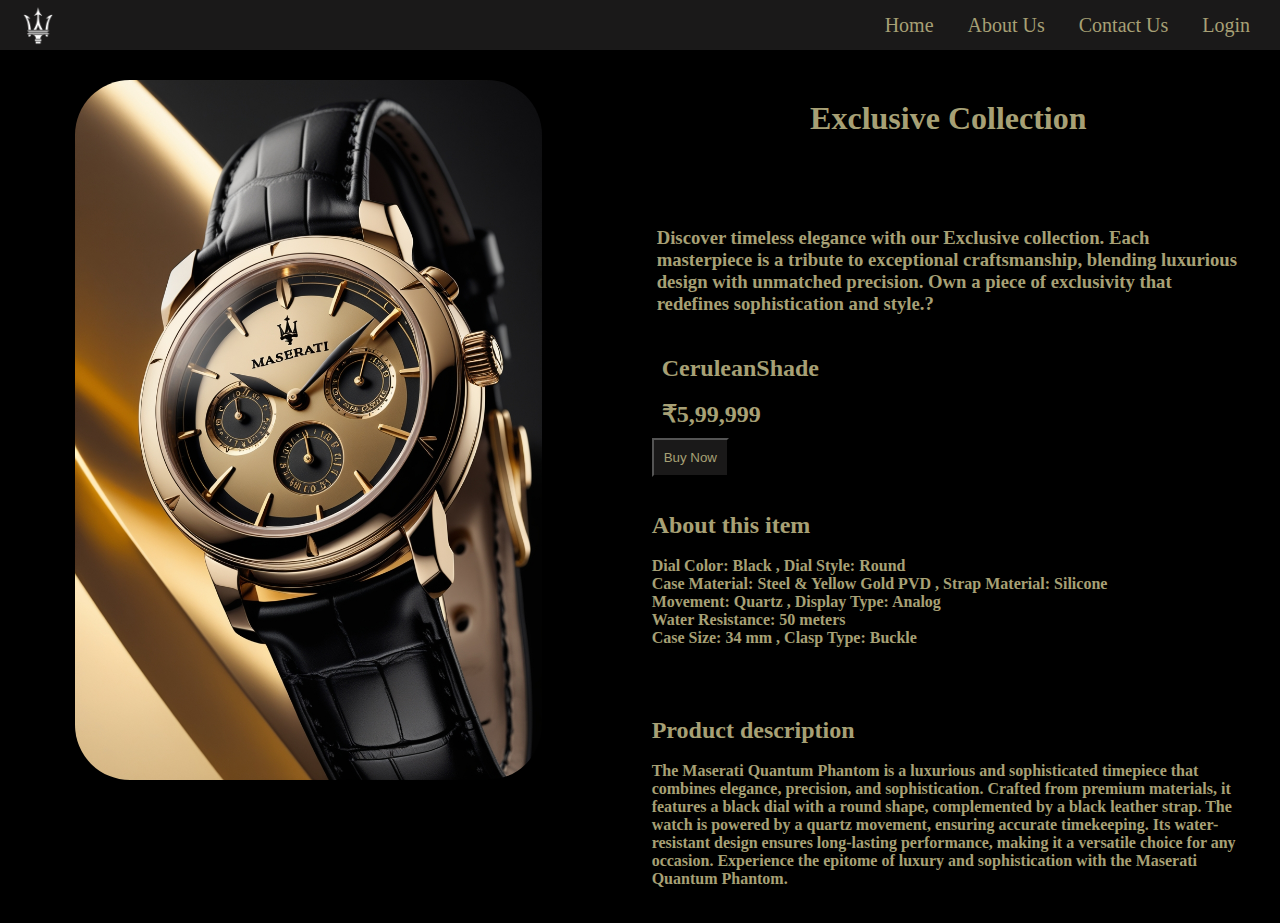
<file: 7image.html>
<!DOCTYPE html>
<html lang="en">

<head>
    <meta charset="UTF-8">
    <meta name="viewport" content="width=device-width, initial-scale=1.0">
    <title>Maserati Watches</title>
    <style>
        * {
            margin: 0;
            padding: 0;
            text-decoration: none;
        }

        body {
            background-color: #000000;
            padding: 0;
            margin: 0;
        }

        nav {
            background-color: #1a1919;
            height: 50px;
            display: flex;
            align-items: center;
            justify-content: space-between;




        }

        nav a:hover {
            background-color: rgb(167, 160, 117);
            color: aliceblue;
        }

        li {
            list-style: none;
            /* display: inline-block; */





        }

        nav img {
            padding: 10px;

        }

        li a {
            margin-right: 30px;
            text-align: right;
            color: rgb(167, 160, 117);
            font-size: 20px;

        }

        .body {
            padding: 0;
            margin: 0;
            display: flex;
            justify-content: space-between;
        }

        h1 {
            text-align: center;
            padding: 50px;
            color: rgb(167, 160, 117);
            background-color: #000000;

        }

        h3 {
            color: rgb(167, 160, 117);
            text-align: left;
            padding: 20px;
            margin: 20px;
            font-weight: 800;

        }

        main .image {
            padding-top: 30px;
            margin: 0;
            padding-bottom: 0;
            padding-left: 75px;
            padding-right: 75px;


        }

        .btn {
            padding: 10px;
            background-color: #1a1919;
            color: rgb(167, 160, 117);
            margin-left: 35px;
            margin-top: 10px;



        }

        .price {
            padding: 0;
            color: rgb(167, 160, 117);
            font-weight: 800;
            padding-left: 45px;
        }

        .about {

            color: rgb(167, 160, 117);
            padding: 35px;


        }
    </style>
</head>

<body>

    <nav>
        <img src="orignal_logo.png" alt="" height="45px">
        <ul>
            <li>
                <a href="index.html">Home</a>
                <a href="About.html">About Us</a>
                <a href="Contact.html">Contact Us</a>
                <a href="login.html">Login</a>
            </li>
        </ul>
    </nav>

    <main>



        <div class="body">





            <div class="image">

                <img src="6.jpg" height="700px"
                    alt="" style="border-radius: 55px;">

            </div>
            <div class="text">

                <h1>Exclusive Collection</h1>
                <h3>Discover timeless elegance with our Exclusive collection. Each masterpiece is a tribute to
                    exceptional craftsmanship, blending luxurious design with unmatched precision. Own a piece of
                    exclusivity that redefines sophistication and style.?</h3>





                <div>
                    <h2 calss="watchname" style="color:rgb(167, 160, 117); margin-left: 45px;">CeruleanShade</h2> <br>
                    <h2 class="price">
                        ₹5,99,999



                    </h2>

                </div>



                <div class="button">
                    <button class="btn">
                        Buy Now
                    </button>

                </div>


                <div class="about">
                    <ul>
                        <li>

                            <h2>About this item</h2> <br>
                            <h4>Dial Color: Black , Dial Style: Round</h4>
                            <h4>Case Material: Steel & Yellow Gold PVD , Strap Material: Silicone</h4>
                            <h4>Movement: Quartz , Display Type: Analog</h4>
                            <h4>Water Resistance: 50 meters</h4>
                            <h4>Case Size: 34 mm , Clasp Type: Buckle</h4>

                        </li>
                    </ul>
                </div>


                <div class="about">
                    <ul>
                        <li>

                            <h2>Product description</h2> <br>
                            <h4>
                                The Maserati Quantum Phantom is a luxurious and sophisticated timepiece that combines
                                elegance, precision, and sophistication. Crafted from premium materials, it features a
                                black dial with a round shape, complemented by a black leather strap. The watch is powered
                                by a quartz movement, ensuring accurate timekeeping. Its water-resistant design ensures
                                long-lasting performance, making it a versatile choice for any occasion. Experience the
                                epitome of luxury and sophistication with the Maserati Quantum Phantom.
                            </h4>

                        </li>
                    </ul>
                </div>













            </div>





        </div>











    </main>
</body>

</html>
</file>
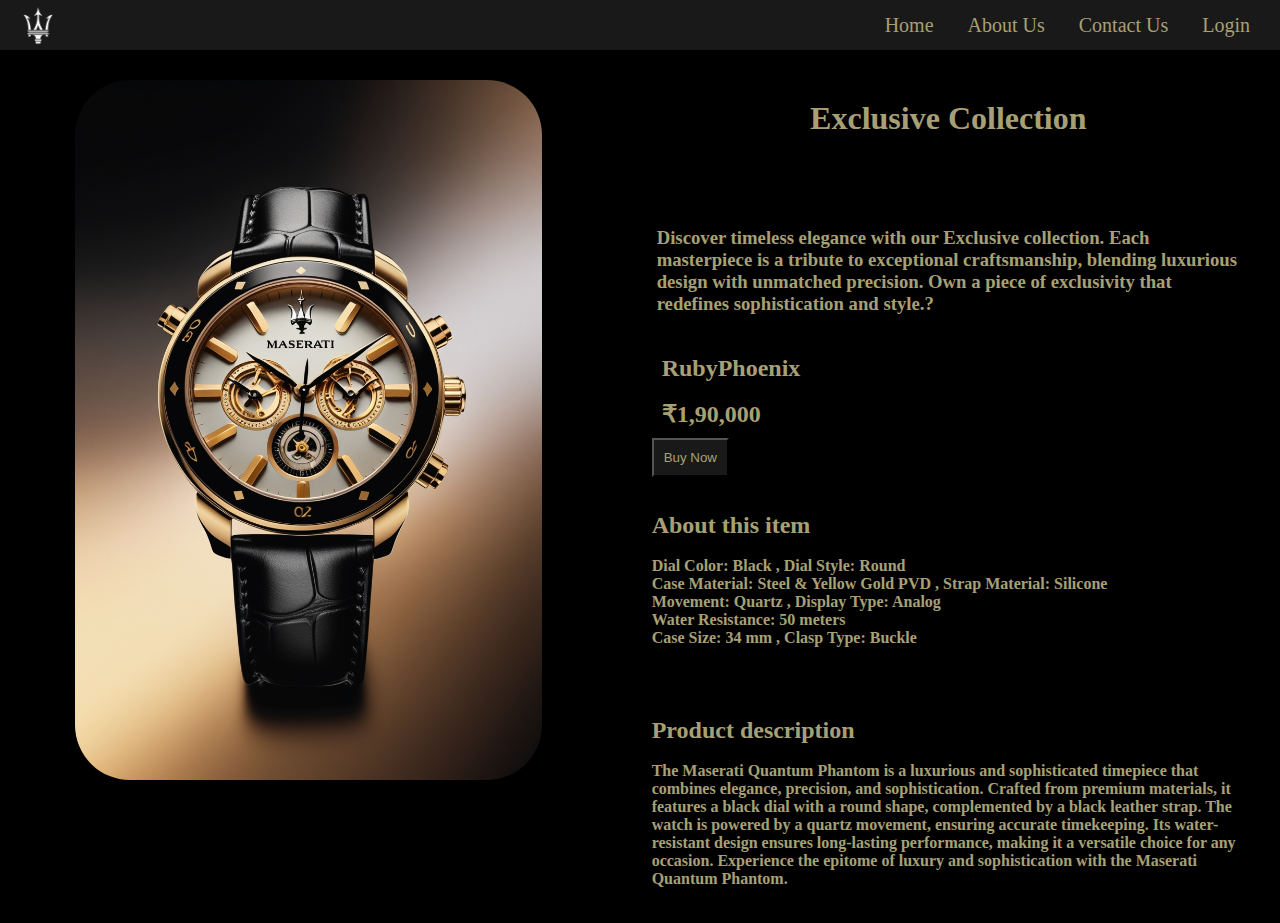
<file: 8image.html>
<!DOCTYPE html>
<html lang="en">

<head>
    <meta charset="UTF-8">
    <meta name="viewport" content="width=device-width, initial-scale=1.0">
    <title>Maserati Watches</title>
    <style>
        * {
            margin: 0;
            padding: 0;
            text-decoration: none;
        }

        body {
            background-color: #000000;
            padding: 0;
            margin: 0;
        }

        nav {
            background-color: #1a1919;
            height: 50px;
            display: flex;
            align-items: center;
            justify-content: space-between;




        }

        nav a:hover {
            background-color: rgb(167, 160, 117);
            color: aliceblue;
        }

        li {
            list-style: none;
            /* display: inline-block; */





        }

        nav img {
            padding: 10px;

        }

        li a {
            margin-right: 30px;
            text-align: right;
            color: rgb(167, 160, 117);
            font-size: 20px;

        }

        .body {
            padding: 0;
            margin: 0;
            display: flex;
            justify-content: space-between;
        }

        h1 {
            text-align: center;
            padding: 50px;
            color: rgb(167, 160, 117);
            background-color: #000000;

        }

        h3 {
            color: rgb(167, 160, 117);
            text-align: left;
            padding: 20px;
            margin: 20px;
            font-weight: 800;

        }

        main .image {
            padding-top: 30px;
            margin: 0;
            padding-bottom: 0;
            padding-left: 75px;
            padding-right: 75px;


        }

        .btn {
            padding: 10px;
            background-color: #1a1919;
            color: rgb(167, 160, 117);
            margin-left: 35px;
            margin-top: 10px;



        }

        .price {
            padding: 0;
            color: rgb(167, 160, 117);
            font-weight: 800;
            padding-left: 45px;
        }

        .about {

            color: rgb(167, 160, 117);
            padding: 35px;


        }
    </style>
</head>

<body>

    <nav>
        <img src="orignal_logo.png" alt="" height="45px">
        <ul>
            <li>
                <a href="index.html">Home</a>
                <a href="About.html">About Us</a>
                <a href="Contact.html">Contact Us</a>
                <a href="login.html">Login</a>
            </li>
        </ul>
    </nav>

    <main>



        <div class="body">





            <div class="image">

                <img src="7.jpg" height="700px"
                    alt="" style="border-radius: 55px;">

            </div>
            <div class="text">

                <h1>Exclusive Collection</h1>
                <h3>Discover timeless elegance with our Exclusive collection. Each masterpiece is a tribute to
                    exceptional craftsmanship, blending luxurious design with unmatched precision. Own a piece of
                    exclusivity that redefines sophistication and style.?</h3>





                <div>
                    <h2 calss="watchname" style="color:rgb(167, 160, 117); margin-left: 45px;">RubyPhoenix</h2> <br>
                    <h2 class="price">
                        ₹1,90,000



                    </h2>

                </div>



                <div class="button">
                    <button class="btn">
                        Buy Now
                    </button>

                </div>


                <div class="about">
                    <ul>
                        <li>

                            <h2>About this item</h2> <br>
                            <h4>Dial Color: Black , Dial Style: Round</h4>
                            <h4>Case Material: Steel & Yellow Gold PVD , Strap Material: Silicone</h4>
                            <h4>Movement: Quartz , Display Type: Analog</h4>
                            <h4>Water Resistance: 50 meters</h4>
                            <h4>Case Size: 34 mm , Clasp Type: Buckle</h4>

                        </li>
                    </ul>
                </div>


                <div class="about">
                    <ul>
                        <li>

                            <h2>Product description</h2> <br>
                            <h4>
                                The Maserati Quantum Phantom is a luxurious and sophisticated timepiece that combines
                                elegance, precision, and sophistication. Crafted from premium materials, it features a
                                black dial with a round shape, complemented by a black leather strap. The watch is powered
                                by a quartz movement, ensuring accurate timekeeping. Its water-resistant design ensures
                                long-lasting performance, making it a versatile choice for any occasion. Experience the
                                epitome of luxury and sophistication with the Maserati Quantum Phantom.
                            </h4>

                        </li>
                    </ul>
                </div>













            </div>





        </div>











    </main>
</body>

</html>
</file>
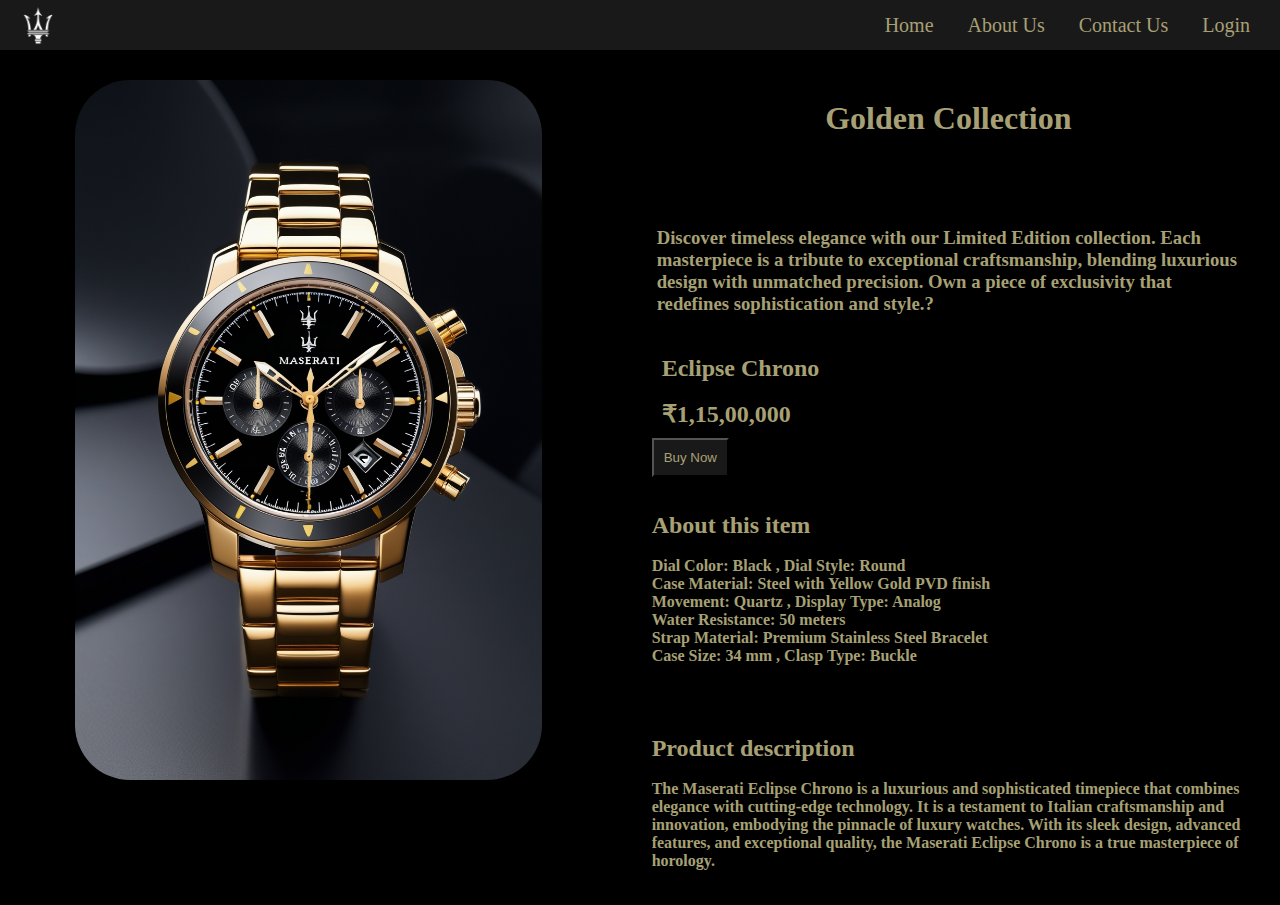
<file: 9image.html>
<!DOCTYPE html>
<html lang="en">

<head>
    <meta charset="UTF-8">
    <meta name="viewport" content="width=device-width, initial-scale=1.0">
    <title>Maserati Watches</title>
    <style>
        * {
            margin: 0;
            padding: 0;
            text-decoration: none;
        }

        body {
            background-color: #000000;
            padding: 0;
            margin: 0;
        }

        nav {
            background-color: #1a1919;
            height: 50px;
            display: flex;
            align-items: center;
            justify-content: space-between;




        }

        nav a:hover {
            background-color: rgb(167, 160, 117);
            color: aliceblue;
        }

        li {
            list-style: none;
            /* display: inline-block; */





        }

        nav img {
            padding: 10px;

        }

        li a {
            margin-right: 30px;
            text-align: right;
            color: rgb(167, 160, 117);
            font-size: 20px;

        }

        .body {
            padding: 0;
            margin: 0;
            display: flex;
            justify-content: space-between;
        }

        h1 {
            text-align: center;
            padding: 50px;
            color: rgb(167, 160, 117);
            background-color: #000000;

        }

        h3 {
            color: rgb(167, 160, 117);
            text-align: left;
            padding: 20px;
            margin: 20px;
            font-weight: 800;

        }

        main .image {
            padding-top: 30px;
            margin: 0;
            padding-bottom: 0;
            padding-left: 75px;
            padding-right: 75px;


        }

        .btn {
            padding: 10px;
            background-color: #1a1919;
            color: rgb(167, 160, 117);
            margin-left: 35px;
            margin-top: 10px;



        }

        .price {
            padding: 0;
            color: rgb(167, 160, 117);
            font-weight: 800;
            padding-left: 45px;
        }

        .about {

            color: rgb(167, 160, 117);
            padding: 35px;


        }
    </style>
</head>

<body>

    <nav>
        <img src="orignal_logo.png" alt="" height="45px">
        <ul>
            <li>
                <a href="index.html">Home</a>
                <a href="About.html">About Us</a>
                <a href="Contact.html">Contact Us</a>
                <a href="login.html">Login</a>
            </li>
        </ul>
    </nav>

    <main>



        <div class="body">





            <div class="image">

                <img src="11.jpg" height="700px" alt="" style="border-radius: 55px;">

            </div>
            <div class="text">

                <h1>Golden Collection</h1>
                <h3>Discover timeless elegance with our Limited Edition collection. Each masterpiece is a tribute to
                    exceptional craftsmanship, blending luxurious design with unmatched precision. Own a piece of
                    exclusivity that redefines sophistication and style.?</h3>





                <div>
                    <h2 calss="watchname" style="color:rgb(167, 160, 117); margin-left: 45px;">Eclipse Chrono</h2> <br>
                    <h2 class="price">
                        ₹1,15,00,000



                    </h2>

                </div>



                <div class="button">
                    <button class="btn">
                        Buy Now
                    </button>

                </div>


                <div class="about">
                    <ul>
                        <li>

                            <h2>About this item</h2> <br>
                            <h4>Dial Color: Black , Dial Style: Round</h4>
                            <h4>Case Material: Steel with Yellow Gold PVD finish</h4>
                            <h4>Movement: Quartz , Display Type: Analog</h4>
                            <h4>Water Resistance: 50 meters</h4>
                            <h4>Strap Material: Premium Stainless Steel Bracelet</h4>
                            <h4>Case Size: 34 mm , Clasp Type: Buckle</h4>

                        </li>
                    </ul>
                </div>


                <div class="about">
                    <ul>
                        <li>

                            <h2>Product description</h2> <br>
                            <h4>
                                The Maserati Eclipse Chrono is a luxurious and sophisticated timepiece that combines
                                elegance with cutting-edge technology. It is a testament to Italian craftsmanship and
                                innovation, embodying the pinnacle of luxury watches. With its sleek design, advanced
                                features, and exceptional quality, the Maserati Eclipse Chrono is a true masterpiece of
                                horology.
                            </h4>

                        </li>
                    </ul>
                </div>













            </div>





        </div>











    </main>
</body>

</html>
</file>
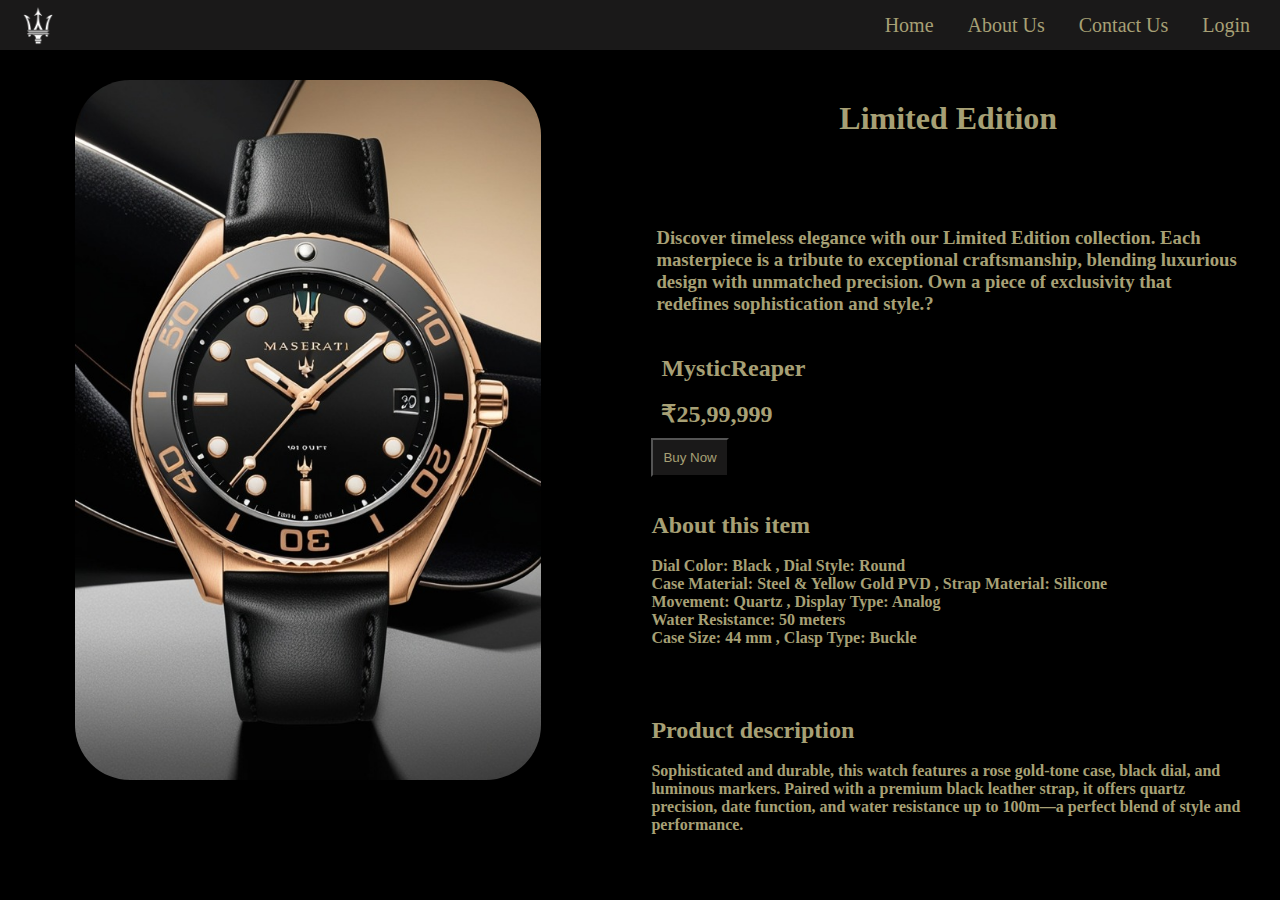
<file: image.html>
<!DOCTYPE html>
<html lang="en">

<head>
    <meta charset="UTF-8">
    <meta name="viewport" content="width=device-width, initial-scale=1.0">
    <title>Maserati Watches</title>
    <style>
        * {
            margin: 0;
            padding: 0;
            text-decoration: none;
        }

        body {
            background-color: #000000;
            padding: 0;
            margin: 0;
        }

        nav {
            background-color: #1a1919;
            height: 50px;
            display: flex;
            align-items: center;
            justify-content: space-between;




        }

        nav a:hover {
            background-color: rgb(167, 160, 117);
            color: aliceblue;
        }

        li {
            list-style: none;
            /* display: inline-block; */





        }

        nav img {
            padding: 10px;

        }

        li a {
            margin-right: 30px;
            text-align: right;
            color: rgb(167, 160, 117);
            font-size: 20px;

        }

        .body {
            padding: 0;
            margin: 0;
            display: flex;
            justify-content: space-between;
        }

        h1 {
            text-align: center;
            padding: 50px;
            color: rgb(167, 160, 117);
            background-color: #000000;

        }

        h3 {
            color: rgb(167, 160, 117);
            text-align: left;
            padding: 20px;
            margin: 20px;
            font-weight: 800;

        }

        main .image {
            padding-top: 30px;
            margin: 0;
            padding-bottom: 0;
            padding-left: 75px;
            padding-right: 75px;


        }

        .btn {
            padding: 10px;
            background-color: #1a1919;
            color: rgb(167, 160, 117);
            margin-left: 35px;
            margin-top: 10px;



        }

        

        .price {
            padding: 0;
            color: rgb(167, 160, 117);
            font-weight: 800;
            padding-left: 45px;
        }

        .about {

            color: rgb(167, 160, 117);
            padding: 35px;


        }
    </style>
</head>

<body>

    <nav>
        <img src="orignal_logo.png" alt="" height="45px">
        <ul>
            <li>
                <a href="index.html">Home</a>
                <a href="About.html">About Us</a>
                <a href="Contact.html">Contact Us</a>
                <a href="login.html">Login</a>
            </li>
        </ul>
    </nav>

    <main>



        <div class="body">





            <div class="image">

                <img src="cropped-Leonardo_Phoenix_A_luxurious_and_sophisticated_image_featuring_1.jpg" height="700px"
                    alt="" style="border-radius: 55px;">

            </div>
            <div class="text">

                <h1>Limited Edition</h1>
                <h3>Discover timeless elegance with our Limited Edition collection. Each masterpiece is a tribute to
                    exceptional craftsmanship, blending luxurious design with unmatched precision. Own a piece of
                    exclusivity that redefines sophistication and style.?</h3>




                    





                <div>
                    <h2 calss="watchname" style="color:rgb(167, 160, 117); margin-left: 45px;">MysticReaper</h2> <br>
                    
                    <h2 class="price">
                        ₹25,99,999



                    </h2>

                </div>



                <div class="button">
                    <button class="btn">
                        Buy Now
                    </button>

                </div>


                <div class="about">
                    <ul>
                        <li>

                            <h2>About this item</h2> <br>
                            <h4>Dial Color: Black , Dial Style: Round</h4>
                            <h4>Case Material: Steel & Yellow Gold PVD , Strap Material: Silicone</h4>
                            <h4>Movement: Quartz , Display Type: Analog</h4>
                            <h4>Water Resistance: 50 meters</h4>
                            <h4>Case Size: 44 mm , Clasp Type: Buckle</h4>

                        </li>
                    </ul>
                </div>


                <div class="about">
                    <ul>
                        <li>

                            <h2>Product description</h2> <br>
                            <h4>Sophisticated and durable, this watch features a rose gold-tone case, black dial, and
                                luminous markers. Paired with a premium black leather strap, it offers quartz precision,
                                date function, and water resistance up to 100m—a perfect blend of style and performance.
                            </h4>

                        </li>
                    </ul>
                </div>













            </div>





        </div>











    </main>
</body>

</html>
</file>
